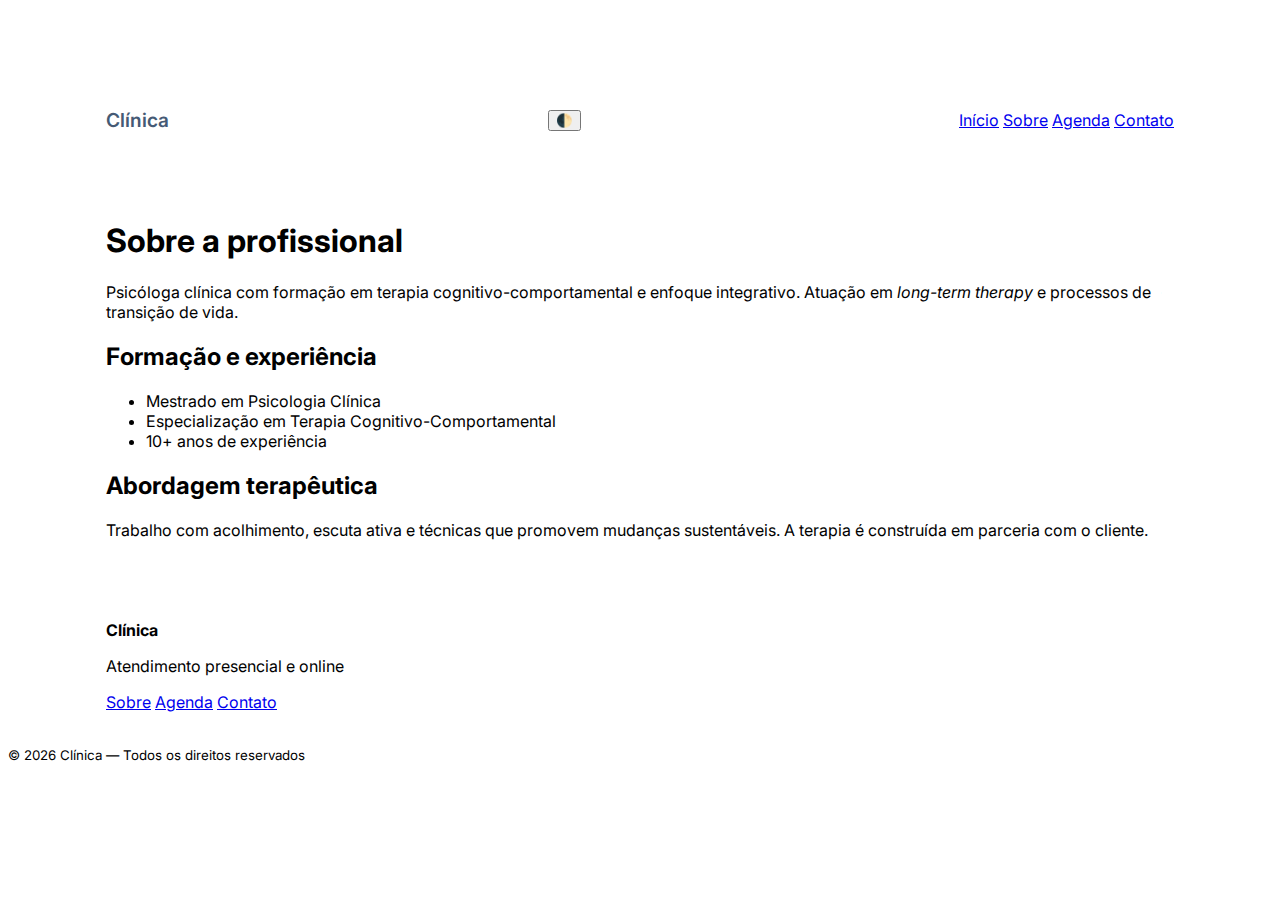
<file: about.html>
<!doctype html>
<html lang="pt-BR">
<head>
  <meta charset="utf-8" />
  <meta name="viewport" content="width=device-width, initial-scale=1" />
  <title>Sobre — Clínica</title>
  <link rel="stylesheet" href="css/styles.css" />
</head>
<body>
  <header class="site-header">
    <div class="container header-inner">
      <a class="brand" href="index.html">Clínica</a>
      <div style="display:flex;gap:.5rem;align-items:center">
        <button class="theme-toggle" aria-pressed="false" aria-label="Alternar tema">🌓</button>
        <button class="nav-toggle" aria-label="Abrir menu">☰</button>
      </div>
      <nav class="site-nav" aria-label="Navegação principal">
        <a href="index.html">Início</a>
        <a href="about.html">Sobre</a>
        <a href="agenda.html">Agenda</a>
        <a href="contact.html">Contato</a>
      </nav>
    </div>
  </header>

  <main class="container site-main">
    <section class="about-hero">
      <h1>Sobre a profissional</h1>
      <p>Psicóloga clínica com formação em terapia cognitivo-comportamental e enfoque integrativo. Atuação em <em>long-term therapy</em> e processos de transição de vida.</p>
    </section>

    <section class="bio">
      <h2>Formação e experiência</h2>
      <ul>
        <li>Mestrado em Psicologia Clínica</li>
        <li>Especialização em Terapia Cognitivo-Comportamental</li>
        <li>10+ anos de experiência</li>
      </ul>
    </section>

    <section class="approach">
      <h2>Abordagem terapêutica</h2>
      <p>Trabalho com acolhimento, escuta ativa e técnicas que promovem mudanças sustentáveis. A terapia é construída em parceria com o cliente.</p>
    </section>
  </main>

  <footer class="site-footer">
    <div class="container footer-inner">
      <div>
        <strong>Clínica</strong>
        <p>Atendimento presencial e online</p>
      </div>
      <nav aria-label="Rodapé">
        <a href="about.html">Sobre</a>
        <a href="agenda.html">Agenda</a>
        <a href="contact.html">Contato</a>
      </nav>
    </div>
    <small class="copyright">© <span id="year"></span> Clínica — Todos os direitos reservados</small>
  </footer>

  <script src="js/main.js"></script>
</body>
</html>
</file>
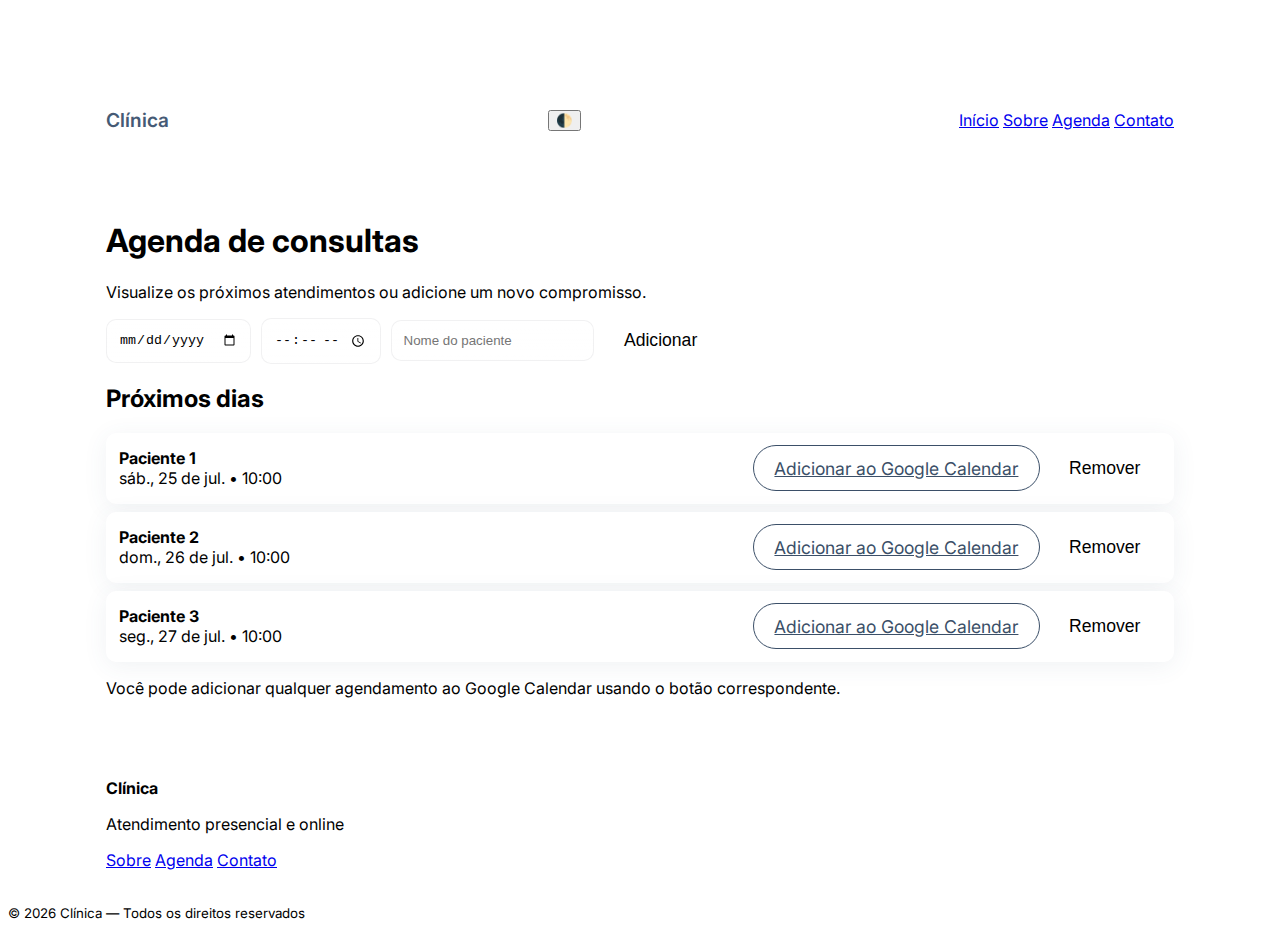
<file: agenda.html>
<!doctype html>
<html lang="pt-BR">
<head>
  <meta charset="utf-8" />
  <meta name="viewport" content="width=device-width, initial-scale=1" />
  <title>Agenda — Clínica</title>
  <link rel="stylesheet" href="css/styles.css" />
</head>
<body>
  <header class="site-header">
    <div class="container header-inner">
      <a class="brand" href="index.html">Clínica</a>
      <div style="display:flex;gap:.5rem;align-items:center">
        <button class="theme-toggle" aria-pressed="false" aria-label="Alternar tema">🌓</button>
        <button class="nav-toggle" aria-label="Abrir menu">☰</button>
      </div>
      <nav class="site-nav" aria-label="Navegação principal">
        <a href="index.html">Início</a>
        <a href="about.html">Sobre</a>
        <a href="agenda.html">Agenda</a>
        <a href="contact.html">Contato</a>
      </nav>
    </div>
  </header>

  <main class="container agenda-page site-main">
    <h1>Agenda de consultas</h1>
    <p>Visualize os próximos atendimentos ou adicione um novo compromisso.</p>

    <section class="agenda-controls">
      <form id="appointmentForm" class="form-inline" aria-label="Formulário de agendamento">
        <input type="date" id="ap-date" required />
        <input type="time" id="ap-time" required />
        <input type="text" id="ap-name" placeholder="Nome do paciente" required />
        <button class="btn" type="submit">Adicionar</button>
      </form>
    </section>

    <section class="agenda-list">
      <h2>Próximos dias</h2>
      <ul id="appointments"></ul>
      <p class="muted">Você pode adicionar qualquer agendamento ao Google Calendar usando o botão correspondente.</p>
    </section>
  </main>

  <footer class="site-footer">
    <div class="container footer-inner">
      <div>
        <strong>Clínica</strong>
        <p>Atendimento presencial e online</p>
      </div>
      <nav aria-label="Rodapé">
        <a href="about.html">Sobre</a>
        <a href="agenda.html">Agenda</a>
        <a href="contact.html">Contato</a>
      </nav>
    </div>
    <small class="copyright">© <span id="year"></span> Clínica — Todos os direitos reservados</small>
  </footer>

  <script src="js/main.js"></script>
</body>
</html>
</file>
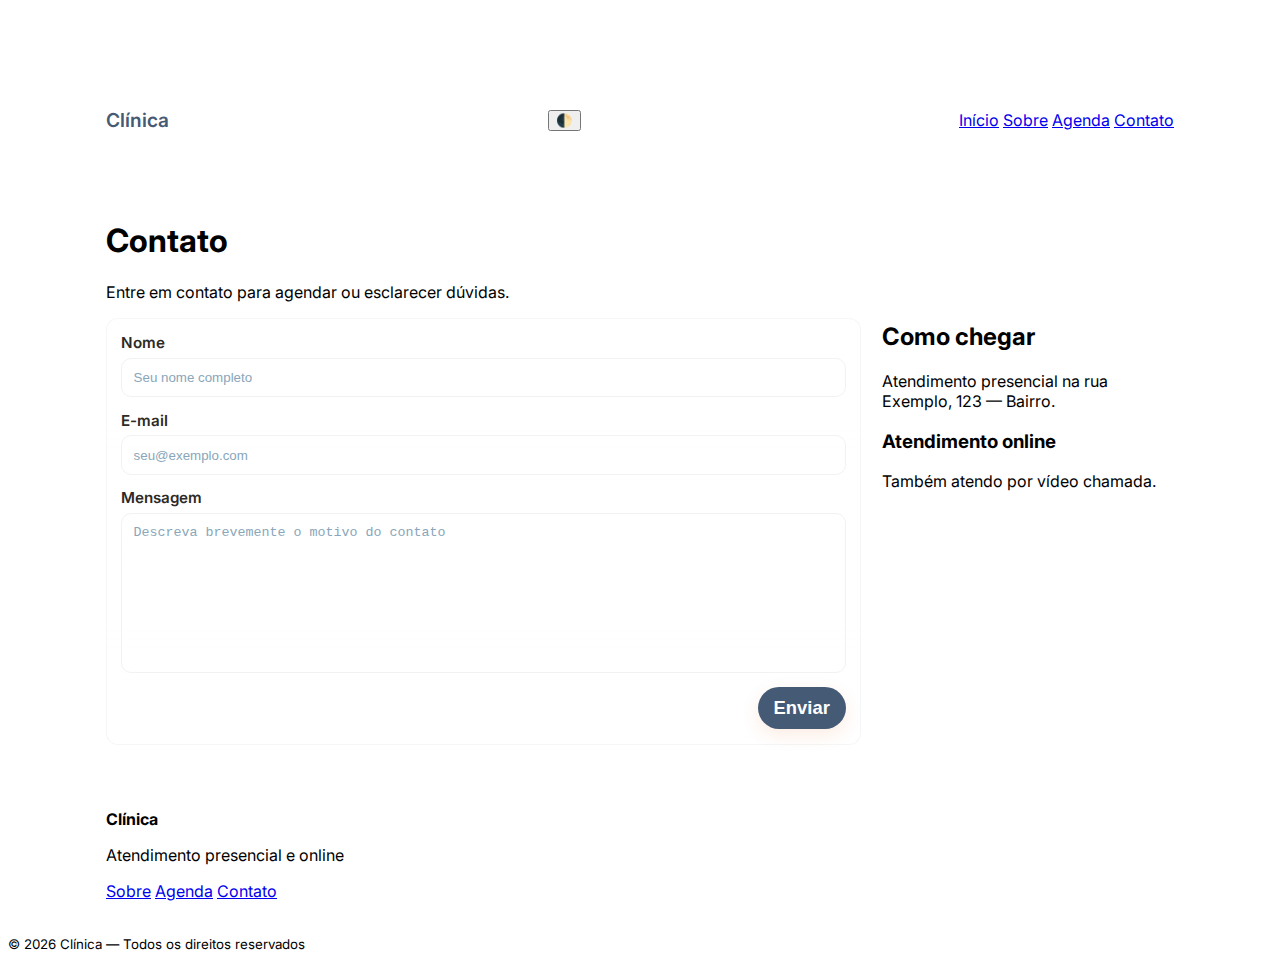
<file: contact.html>
<!doctype html>
<html lang="pt-BR">
<head>
  <meta charset="utf-8" />
  <meta name="viewport" content="width=device-width, initial-scale=1" />
  <title>Contato — Clínica</title>
  <link rel="stylesheet" href="css/styles.css" />
</head>
<body>
  <header class="site-header">
    <div class="container header-inner">
      <a class="brand" href="index.html">Clínica</a>
      <div style="display:flex;gap:.5rem;align-items:center">
        <button class="theme-toggle" aria-pressed="false" aria-label="Alternar tema">🌓</button>
        <button class="nav-toggle" aria-label="Abrir menu">☰</button>
      </div>
      <nav class="site-nav" aria-label="Navegação principal">
        <a href="index.html">Início</a>
        <a href="about.html">Sobre</a>
        <a href="agenda.html">Agenda</a>
        <a href="contact.html">Contato</a>
      </nav>
    </div>
  </header>

  <main class="container contact-page site-main">
    <h1>Contato</h1>
    <p>Entre em contato para agendar ou esclarecer dúvidas.</p>

    <section class="contact-grid">
      <form id="contactForm" class="contact-form" aria-label="Formulário de contato">
        <label for="contact-name">Nome
          <input type="text" id="contact-name" name="name" placeholder="Seu nome completo" required />
        </label>
        <label for="contact-email">E-mail
          <input type="email" id="contact-email" name="email" placeholder="seu@exemplo.com" required />
        </label>
        <label for="contact-message">Mensagem
          <textarea id="contact-message" name="message" rows="5" placeholder="Descreva brevemente o motivo do contato" required></textarea>
        </label>
        <div style="display:flex;justify-content:flex-end">
          <button class="btn primary large" type="submit">Enviar</button>
        </div>
      </form>

      <aside class="contact-info">
        <h2>Como chegar</h2>
        <p>Atendimento presencial na rua Exemplo, 123 — Bairro.</p>
        <h3>Atendimento online</h3>
        <p>Também atendo por vídeo chamada.</p>
      </aside>
    </section>
  </main>

  <footer class="site-footer">
    <div class="container footer-inner">
      <div>
        <strong>Clínica</strong>
        <p>Atendimento presencial e online</p>
      </div>
      <nav aria-label="Rodapé">
        <a href="about.html">Sobre</a>
        <a href="agenda.html">Agenda</a>
        <a href="contact.html">Contato</a>
      </nav>
    </div>
    <small class="copyright">© <span id="year"></span> Clínica — Todos os direitos reservados</small>
  </footer>

  <script src="js/main.js"></script>
</body>
</html>
</file>
<file: css/styles.css>
@import url('https://fonts.googleapis.com/css2?family=Inter:wght@300;400;600;700&family=Playfair+Display:wght@400;600;700&display=swap');

:root {
  /* Paleta da imagem (psicóloga) e tipografia */
  --navbar-height: 64px;
  --navbar-height-mobile: 56px;
  --bg: #F3E3D6; /* tom claro de fundo (bege suave) */
  --surface: #FFFFFF;
  --card: #FFFFFF;
  --text: #2E2A26; /* texto escuro neutro */
  --muted: #89A6BA; /* tom suave para textos secundários (azul claro) */
  --primary: #455A75; /* azul escuro principal */
  --primary-dark: #3B4F68; /* variação mais escura */
  --secondary: #89A6BA; /* azul claro secundário */
  --accent: #77512D; /* tom marrom quente */
  --card-shadow: 0 4px 24px rgba(69,90,117,0.08);
  --card-radius: 18px;
  --btn-radius: 32px;
  --btn-shadow: 0 2px 8px rgba(69,90,117,0.12);
  --depoimento-bg: #F7ECE6;
  font-family: 'Inter', system-ui, -apple-system, 'Segoe UI', Roboto, 'Helvetica Neue', Arial;
}

:root.dark {
  /* Versão escura adaptada para a paleta */
  --bg: #1F2630;
  --surface: #25313A;
  --card: #25313A;
  --text: #F3E3D6;
  --muted: #89A6BA;
  --primary: #455A75;
  --primary-dark: #233044;
  --secondary: #89A6BA;
  --accent: #77512D;
  --card-shadow: 0 4px 24px rgba(0,0,0,0.36);
  --card-radius: 18px;
  --btn-radius: 32px;
  --btn-shadow: 0 2px 8px rgba(0,0,0,0.36);
  --depoimento-bg: #1F2630;
}

*{box-sizing:border-box}
.container{max-width:1100px;margin:0 auto;padding:2rem 1rem}
.site-main{flex:1 0 auto}
.site-header{padding:1rem 0}
.header-inner{display:flex;align-items:center;justify-content:space-between;gap:1rem;height:var(--navbar-height)}
.brand{font-weight:600;color:var(--primary);text-decoration:none;font-size:1.2rem}

.hero-title{font-size:2.4rem;margin:0 0 0.6rem;color:var(--primary-dark);font-weight:700;letter-spacing:-1px}
  .hero {
    position: relative;
    min-height: 420px;
    display: flex;
    align-items: center;
    justify-content: center;
    background: linear-gradient(120deg, #455A75 0%, #89A6BA 100%);
    overflow: hidden;
  }
.lead{color:var(--muted);margin:0 0 1rem;font-size:1.15rem}

.hero-cards-row{display:flex;gap:2rem;justify-content:center;flex-wrap:wrap;margin:2.5rem 0 0 0}
.hero-card{background:var(--card);padding:2rem 1.5rem;border-radius:var(--card-radius);box-shadow:var(--card-shadow);max-width:320px;flex:1 1 260px;display:flex;flex-direction:column;align-items:center;text-align:center;transition:box-shadow .2s}
.hero-card:hover{box-shadow:0 8px 32px rgba(80,60,40,0.16)}
.hero-card-img{width:80px;height:80px;object-fit:cover;border-radius:50%;margin-bottom:1rem;box-shadow:0 2px 8px rgba(0,0,0,0.06)}
  .hero-bg-overlay {
    position: absolute;
    inset: 0;
    background: rgba(69,90,117,0.12);
    z-index: 1;
  }

  .hero-title, .lead { color: #fff; text-shadow: 0 2px 8px rgba(69,90,117,0.10); }
.beneficios-section h2{color:var(--primary-dark);font-size:2rem;margin-bottom:1.5rem}
  .btn.primary{box-shadow:0 6px 18px rgba(69,90,117,0.12)}
.beneficios-grid{display:grid;grid-template-columns:1fr 1fr;gap:1.5rem;margin:2.5rem 0}
.beneficio-card{padding:2rem 1.5rem;border-radius:var(--card-radius);box-shadow:var(--card-shadow);text-align:left;display:flex;flex-direction:column;gap:0.5rem;transition:box-shadow .2s;font-size:1.08rem}
.beneficio-card.light{background:var(--secondary);color:var(--primary-dark)}
.beneficio-card.dark{background:var(--primary-dark);color:#fff}
.beneficio-card:hover{box-shadow:0 8px 32px rgba(80,60,40,0.16)}

.agenda-card {
  background: var(--card);
  padding: 2rem 1.5rem;
  border-radius: var(--card-radius);
  box-shadow: var(--card-shadow);
  max-width: 800px;
  margin: 2rem auto;
}

#calendar-container {
  margin-bottom: 2rem;
}

#appointment-form {
  background: var(--surface);
  padding: 1.5rem;
  border-radius: var(--card-radius);
  margin-top: 1.5rem;
}

#appointment-form h3 {
  color: var(--primary-dark);
  margin-bottom: 1rem;
}

.selected-slot {
  background: var(--primary);
  color: white;
  padding: 0.75rem 1rem;
  border-radius: 8px;
  margin: 1rem 0;
}

/* FullCalendar customization */
.fc {
  font-family: inherit;
}

.fc .fc-button-primary {
  background: var(--primary);
  border-color: var(--primary-dark);
}

.fc .fc-button-primary:hover {
  background: var(--primary-dark);
}

.fc th {
  background: var(--surface);
  color: var(--text);
}

.fc-event {
  background: var(--primary);
  border-color: var(--primary-dark);
}

.fc-highlight {
  background: var(--secondary) !important;
  opacity: 0.3;
}

.btn{border:0;padding:0.7rem 1.3rem;border-radius:var(--btn-radius);background:transparent;cursor:pointer;font-size:1.1rem;transition:box-shadow .2s,background .2s}
.btn.primary{background:var(--primary);color:white;box-shadow:var(--btn-shadow);font-weight:600}
.btn.ghost{background:transparent;border:1px solid var(--primary-dark);color:var(--primary-dark)}
.btn.large{padding:0.85rem 2.2rem;font-size:1.15rem}
.btn.primary:hover{background:var(--primary-dark)}

.depoimentos-section h2{color:var(--primary-dark);font-size:2rem;margin-bottom:1.5rem}
.depoimentos-grid{display:flex;gap:1.5rem;justify-content:center;flex-wrap:wrap;margin:2.5rem 0}
.depoimentos-grid blockquote{background:var(--depoimento-bg);padding:1.5rem 1.2rem;border-radius:var(--card-radius);box-shadow:var(--card-shadow);max-width:320px;min-width:220px;font-style:italic;color:var(--primary-dark);font-size:1.1rem}
.depoimento-nome{display:block;margin-top:1rem;font-size:0.95rem;font-style:normal;color:var(--muted)}

/* Agenda & forms */
.form-inline{display:flex;gap:0.6rem;flex-wrap:wrap;align-items:center}
.form-inline input, .contact-form input, .contact-form textarea{padding:0.75rem;border-radius:10px;border:1px solid rgba(15,23,36,0.06);background:linear-gradient(180deg, rgba(255,255,255,0.6), rgba(255,255,255,0.4))}
.agenda-list ul{list-style:none;padding:0;margin:0}
.agenda-list li{background:var(--card);padding:0.8rem;margin:0.5rem 0;border-radius:10px;display:flex;justify-content:space-between;align-items:center;box-shadow:var(--card-shadow)}

/* Contact form layout improvements */
.contact-grid{display:grid;grid-template-columns:1.3fr 300px;gap:0.8rem;align-items:start}
.contact-form{display:flex;flex-direction:column;gap:0.85rem;max-width:none;width:100%;padding:0.9rem 0.9rem;background:linear-gradient(180deg, rgba(255,255,255,0.6), rgba(255,255,255,0.4));border-radius:12px;border:1px solid rgba(11,37,69,0.04)}
.contact-form label{display:flex;flex-direction:column;font-weight:600;color:var(--text);gap:0.35rem;font-size:0.95rem}
.contact-form input{width:100%;padding:0.7rem;border-radius:10px;border:1px solid rgba(11,37,69,0.06);background:transparent}
.contact-form textarea{resize:none;min-height:160px;max-height:160px;padding:0.7rem;border-radius:10px;border:1px solid rgba(11,37,69,0.06);background:transparent}
.contact-form input::placeholder, .contact-form textarea::placeholder{color:var(--muted)}

.contact-info{background:transparent;padding:0.25rem 0.5rem}
.contact-info h2{margin-top:0}

/* Button enhancements */
.btn.large{padding:0.65rem 1rem;border-radius:999px;font-weight:600}
.btn.primary{box-shadow:0 6px 18px rgba(234,95,13,0.12)}

/* NAVBAR FIXA */
.navbar-fixed {
  position: fixed;
  top: 0;
  left: 0;
  width: 100vw;
  z-index: 100;
  background: var(--primary);
  box-shadow: 0 2px 16px rgba(80,60,40,0.07);
  transition: background 0.2s, box-shadow 0.2s;
}
.logo {
  display: flex;
  align-items: center;
  gap: 0.5rem;
  font-size: 1.3rem;
  font-weight: 700;
  color: #fff;
  text-decoration: none;
}
.logo-icon { font-size: 1.7rem; }
.logo-text { font-family: 'Inter', sans-serif; letter-spacing: -1px; }

.main-nav ul {
  display: flex;
  gap: 1.5rem;
  list-style: none;
  margin: 0;
  padding: 0;
  align-items: center;
}
.main-nav a {
  color: #fff;
  font-weight: 500;
  font-size: 1.08rem;
  padding: 0.3rem 0.7rem;
  border-radius: 8px;
  transition: background 0.18s, color 0.18s;
}
.main-nav a:hover, .main-nav a:focus {
  background: var(--secondary);
  color: var(--primary-dark);
}
.whatsapp-link svg { vertical-align: middle; }

/* MENU HAMBURGUER */
.nav-toggle {
  display: none;
  flex-direction: column;
  justify-content: center;
  align-items: center;
  width: 38px;
  height: 38px;
  background: none;
  border: none;
  cursor: pointer;
  margin-left: 0.7rem;
}
.nav-toggle-bar {
  width: 24px;
  height: 3px;
  background: #fff;
  margin: 3px 0;
  border-radius: 2px;
  transition: all 0.2s;
}

@media (max-width: 900px) {
  .main-nav ul { gap: 1rem; }
}
@media (max-width: 700px) {
  .main-nav {
    position: absolute;
    top: var(--navbar-height);
    right: 1.2rem;
    background: var(--primary);
    border-radius: 12px;
    box-shadow: 0 4px 24px rgba(80,60,40,0.10);
    padding: 0.7rem 1.2rem;
    min-width: 180px;
    display: none;
  }
  .main-nav.open { display: block; }
  .main-nav ul {
    flex-direction: column;
    gap: 0.2rem;
    align-items: flex-start;
  }
  .nav-toggle {
    display: flex;
  }
  .header-inner {
    flex-direction: row;
    justify-content: space-between;
    align-items: center;
  }
  /* navbar menor em telas pequenas */
  :root { --navbar-height: var(--navbar-height-mobile); }
}

/* desloca o conteúdo para ficar abaixo da navbar fixa */
body { padding-top: var(--navbar-height); }


.hero {
  position: relative;
  min-height: 420px;
  display: flex;
  align-items: center;
  justify-content: center;
  background: linear-gradient(120deg, #455A75 0%, #89A6BA 100%);
  overflow: hidden;
}
.hero-bg-overlay {
  position: absolute;
  inset: 0;
  background: rgba(69,90,117,0.12);
  z-index: 1;
}
.hero-inner {
  position: relative;
  z-index: 2;
}
.hero-title, .lead {
  color: #fff;
  text-shadow: 0 2px 8px rgba(69,90,117,0.10);
}
.hero .btn.primary {
  background: #fff;
  color: var(--primary-dark);
  box-shadow: var(--btn-shadow);
  border: 1.5px solid var(--primary-dark);
}
.hero .btn.primary:hover {
  background: var(--primary-dark);
  color: #fff;
}

/* RESPONSIVIDADE NAVBAR */
@media (max-width: 800px) {
  .header-inner { flex-direction: column; align-items: flex-start; gap: 0.5rem; }
}
@media (max-width: 600px) {
  .header-inner { flex-direction: row; justify-content: space-between; }
}

@media (max-width:1100px) {
  .hero-cards-row{gap:1.2rem}
  .beneficios-grid{grid-template-columns:1fr}
}
@media (max-width:900px){
  .hero-cards-row{flex-direction:column;align-items:center}
  .beneficios-grid{grid-template-columns:1fr}
}
@media (max-width:700px){
  .contact-grid{grid-template-columns:1fr}
  .agenda-card{padding:1.2rem 0.5rem}
  .beneficio-card, .hero-card{padding:1.2rem 0.7rem}
}

/* subtle transitions */
*{transition:background-color 180ms ease, color 180ms ease, border-color 180ms ease, box-shadow 180ms ease}

/* Small helpers */
.hidden{display:none}
input:focus,textarea:focus{outline:2px solid var(--primary)}

/* Floating WhatsApp button */
.whatsapp-float {
  position: fixed;
  right: 18px;
  bottom: 18px;
  z-index: 120;
}
.whatsapp-float a{display:inline-flex;align-items:center;justify-content:center;width:56px;height:56px;border-radius:999px;background:#25D366;box-shadow:0 8px 24px rgba(37,211,102,0.18);border:3px solid #fff}
.whatsapp-float svg{width:28px;height:28px}

/* About professional section */
.about-professional{background:linear-gradient(180deg, rgba(255,255,255,0.6), rgba(255,255,255,0.4));padding:1.2rem;border-radius:12px;margin-top:1.6rem}
.about-professional .about-inner{
  max-width:900px;
  margin:0 auto;
  text-align:center;
  color: var(--primary);
  font-weight: bold;
}
.about-professional h3{margin:0 0 0.6rem;color:var(--primary-dark);font-size:1.35rem}
.about-professional p{color:var(--primary);line-height:1.6;margin:0.45rem 0}

/* Força altura mínima para o container do calendário e estilo de fallback */
#calendar, #calendar-container {
  min-height: 520px;
}

.calendar-error {
  color: var(--text);
  background: var(--card);
  border: 1px solid rgba(0,0,0,0.04);
  padding: 1rem;
  border-radius: 12px;
  box-shadow: var(--card-shadow);
  margin-bottom: 1rem;
}

/* CTA Section */
.cta-section {
  background: var(--primary);
  padding: 2.5rem 0;
  margin: 2rem 0;
  text-align: center;
}
.cta-section .btn.primary {
  background: #fff;
  color: var(--primary-dark);
  font-weight: 600;
  padding: 1rem 2rem;
  font-size: 1.15rem;
  border: 2px solid var(--primary-dark);
  transition: all 0.2s ease;
}
.cta-section .btn.primary:hover {
  background: var(--primary-dark);
  color: #fff;
  transform: translateY(-2px);
  box-shadow: 0 4px 12px rgba(234,95,13,0.15);
}

/* Responsividade da CTA Section */
@media (max-width: 700px) {
  .cta-section {
    padding: 1.8rem 1rem;
    margin: 1.5rem 0;
  }

  .cta-section .btn.primary {
    display: inline-block;
    width: 100%;
    max-width: 320px;
    padding: 0.9rem 1.2rem;
    font-size: 1.05rem;
  }

  .cta-section .container {
    padding: 0;
  }
}

/* Áreas de Atuação */
.areas-section {
  padding: 3rem 1rem;
}

.areas-section h2 {
  text-align: center;
  margin-bottom: 1rem;
  color: #0056b3;
  font-size: 2rem;
  font-weight: 700;
}

.areas-intro {
  text-align: center;
  color: var(--text);
  font-size: 1.1rem;
  max-width: 720px;
  margin: 0 auto 2.5rem auto;
  line-height: 1.6;
}

/* Grid de cards */
.areas-grid {
  display: grid;
  grid-template-columns: repeat(auto-fit, minmax(260px, 1fr));
  gap: 1.5rem;
}

/* Card individual */
.area-item {
  border-radius: var(--card-radius);
  padding: 2rem 1.5rem;
  display: flex;
  flex-direction: column;
  justify-content: flex-start;
  min-height: 220px;
  transition: transform 0.3s ease, box-shadow 0.3s ease;
}

/* Hover com leve flutuação */
.area-item:hover {
  transform: translateY(-8px);
  box-shadow: 0 12px 28px rgba(69,90,117,0.18);
}

/* Alternância de cores e sombras */
.blue-bg {
  background-color: #f0f6ff; /* azul suave */
  box-shadow: 0 6px 18px rgba(69,90,117,0.08);
}

.white-bg {
  background-color: #ffffff;
  box-shadow: 0 6px 18px rgba(0,0,0,0.06);
}

/* Tipografia do card */
.area-item h3 {
  color: #0056b3;
  font-size: 1.3rem;
  margin-bottom: 0.8rem;
  font-weight: 600;
}

.area-item p {
  color: #333;
  font-size: 1rem;
  line-height: 1.6;
  flex-grow: 1;
}

/* Responsivo */
@media (max-width: 900px) {
  .areas-grid {
    grid-template-columns: 1fr;
  }

  .area-item {
    padding: 1.5rem 1rem;
    min-height: auto;
  }
}
</file>
